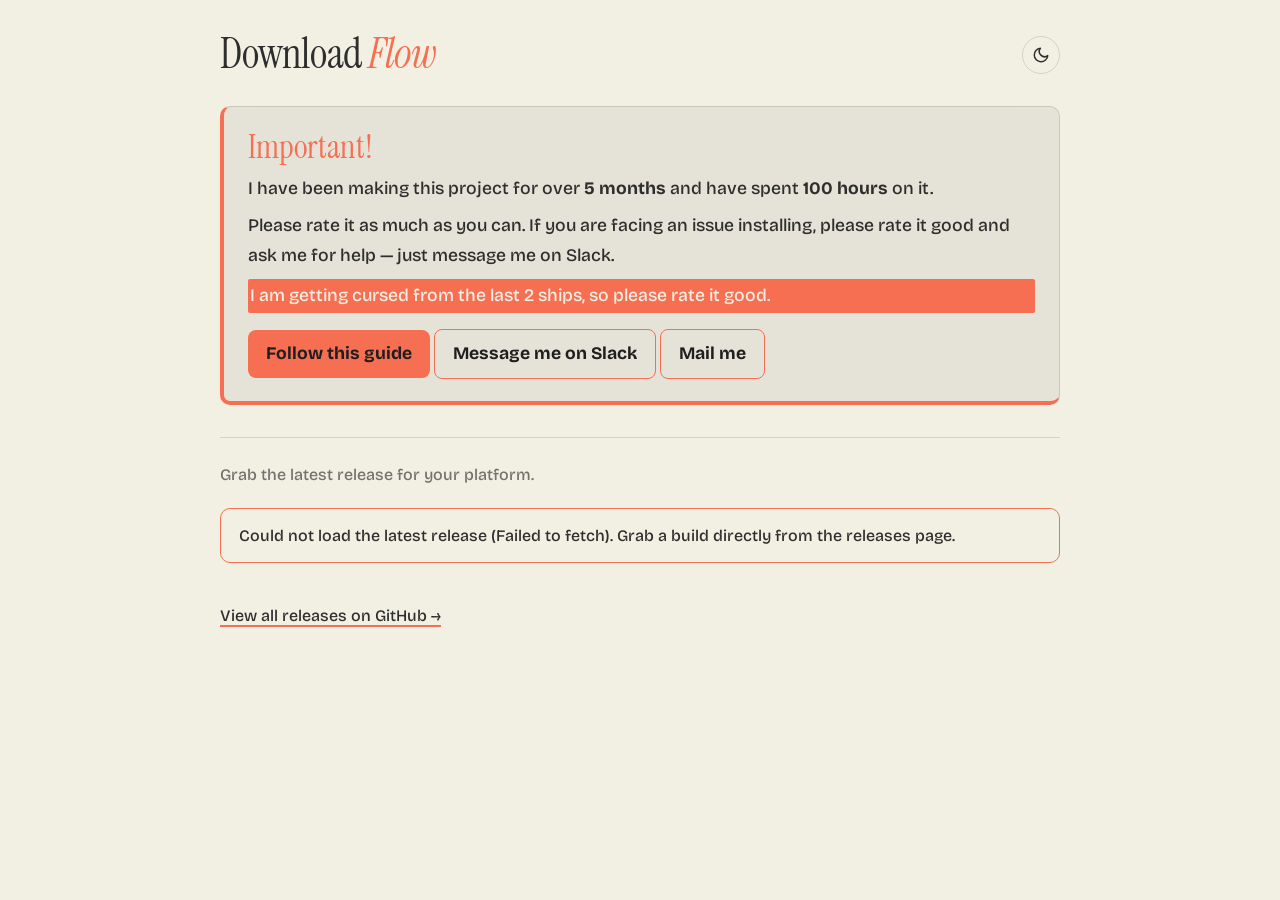
<file: download.html>
<!doctype html>
<html lang="en" data-theme="dark">
    <head>
        <meta charset="utf-8" />
        <meta name="viewport" content="width=device-width,initial-scale=1" />
        <title>Download Flow</title>

        <link rel="preconnect" href="https://fonts.googleapis.com" />
        <link rel="preconnect" href="https://fonts.gstatic.com" crossorigin />
        <link
            href="https://fonts.googleapis.com/css2?family=Bricolage+Grotesque:opsz,wght@12..96,400..700&family=Instrument+Serif:ital@0;1&display=swap"
            rel="stylesheet"
        />

        <script>
            (function () {
                var t = null;
                try {
                    t = localStorage.getItem("theme");
                } catch (e) {}
                if (t !== "light" && t !== "dark") {
                    t =
                        window.matchMedia &&
                        window.matchMedia("(prefers-color-scheme: light)")
                            .matches
                            ? "light"
                            : "dark";
                }
                document.documentElement.setAttribute("data-theme", t);
            })();
        </script>

        <style>
            :root {
                --coral: #f76f53;
                --sans:
                    "Bricolage Grotesque", -apple-system, BlinkMacSystemFont,
                    "Segoe UI", sans-serif;
                --serif: "Instrument Serif", Georgia, serif;
                --mono: ui-monospace, "SF Mono", Menlo, Consolas, monospace;
                --radius: 10px;
            }
            [data-theme="light"] {
                --paper: #f2f0e3;
                --ink: #2e2e2e;
                --muted: rgba(0, 0, 0, 0.05);
                --line: rgba(0, 0, 0, 0.12);
                --faint: rgba(46, 46, 46, 0.65);
                --icon-filter: brightness(0) opacity(0.8);
            }
            [data-theme="dark"] {
                --paper: #1f1f1f;
                --ink: #d1cfc0;
                --muted: rgba(255, 255, 255, 0.05);
                --line: rgba(255, 255, 255, 0.12);
                --faint: rgba(209, 207, 192, 0.65);
                --icon-filter: brightness(0) invert(0.62);
            }

            * {
                margin: 0;
                padding: 0;
                box-sizing: border-box;
            }
            html {
                color-scheme: light dark;
                scroll-behavior: smooth;
            }
            body {
                font-family: var(--sans);
                font-weight: 500;
                line-height: 1.6;
                max-width: 880px;
                margin: 0 auto;
                padding: 32px 20px 72px;
                background: var(--paper);
                color: var(--ink);
                min-height: 100vh;
                transition:
                    background-color 0.3s ease,
                    color 0.3s ease;
            }
            a {
                color: var(--ink);
                text-decoration: underline;
                text-decoration-color: var(--coral);
                text-underline-offset: 4px;
                text-decoration-thickness: 2px;
            }
            :focus-visible {
                outline: 2px solid var(--coral);
                outline-offset: 3px;
            }

            .topbar {
                display: flex;
                align-items: center;
                justify-content: space-between;
                margin-bottom: 28px;
            }
            h1 {
                font-family: var(--serif);
                font-weight: 400;
                font-size: 2.6em;
                line-height: 1.1;
                letter-spacing: -0.01em;
            }
            h1 em {
                color: var(--coral);
            }
            .theme-toggle {
                display: grid;
                place-items: center;
                width: 38px;
                height: 38px;
                border-radius: 50%;
                border: 1px solid var(--line);
                background: transparent;
                color: var(--ink);
                cursor: pointer;
                transition: background-color 0.2s ease;
            }
            .theme-toggle:hover {
                background: var(--muted);
            }
            .theme-toggle svg {
                width: 18px;
                height: 18px;
            }
            [data-theme="dark"] .moon,
            [data-theme="light"] .sun {
                display: none;
            }

            .notice {
                background: var(--muted);
                border: 1px solid var(--line);
                border-left: 4px solid var(--coral);
                border-bottom: 4px solid var(--coral);
                border-radius: var(--radius);
                padding: 22px 24px;
                font-size: 1.1em;
                line-height: 1.7;
            }
            .notice h2 {
                font-family: var(--serif);
                font-weight: 400;
                font-size: 1.9em;
                line-height: 1.1;
                margin-bottom: 8px;
                color: var(--coral);
            }
            .notice p + p {
                margin-top: 8px;
            }
            .notice strong {
                font-weight: 700;
            }
            .cta {
                display: inline-block;
                margin-top: 16px;
                padding: 9px 18px;
                border-radius: 8px;
                background: var(--coral);
                color: #1f1f1f;
                font-weight: 700;
                text-decoration: none;
                transition: opacity 0.2s ease;
            }
            .cta:hover {
                opacity: 0.88;
            }

            .cta-sec {
                display: inline-block;
                margin-top: 16px;
                padding: 9px 18px;
                border-radius: 8px;
                border: 1px solid var(--coral);
                background: transparent;
                color: #1f1f1f;
                font-weight: 700;
                text-decoration: none;
                transition: opacity 0.2s ease;
            }
            .cta-sec:hover {
                opacity: 0.88;
            }

            hr {
                border: 0;
                border-top: 1px solid var(--line);
                margin: 32px 0 24px;
            }
            .sub {
                color: var(--faint);
                margin-bottom: 20px;
            }

            .layout {
                display: grid;
                grid-template-columns: minmax(0, 1.25fr) minmax(0, 1fr);
                gap: 14px;
                align-items: stretch;
            }
            .layout[hidden],
            #status[hidden],
            .all[hidden] {
                display: none;
            }
            .primary {
                display: flex;
            }
            .primary > .card {
                flex: 1;
            }
            .others {
                display: grid;
                grid-template-columns: repeat(2, minmax(0, 1fr));
                grid-auto-rows: 1fr;
                gap: 14px;
            }

            .card {
                display: flex;
                flex-direction: column;
                background: var(--muted);
                border: 1px solid var(--line);
                border-radius: var(--radius);
                padding: 16px;
                transition: border-color 0.2s ease;
                will-change: transform;
            }
            .card:hover,
            .card.current {
                border-color: var(--coral);
            }
            @media (prefers-reduced-motion: no-preference) {
                .card:hover {
                    transform: perspective(900px) translate3d(0, -6px, 20px)
                        rotateX(2deg);
                    box-shadow:
                        -5px 5px 0 var(--coral),
                        -5px 5px 0 var(--coral);
                }
            }

            .card-head {
                display: flex;
                align-items: center;
                gap: 10px;
                margin-bottom: 4px;
            }
            .logo {
                width: 20px;
                height: 20px;
                flex: 0 0 auto;
                filter: var(--icon-filter);
            }
            .name {
                font-weight: 600;
            }
            .tag {
                margin-left: auto;
                font-size: 0.75em;
                color: var(--coral);
                white-space: nowrap;
            }
            .file {
                font-family: var(--mono);
                font-size: 0.75em;
                color: var(--faint);
                word-break: break-all;
                margin-bottom: 8px;
            }
            .meta {
                font-size: 0.8em;
                color: var(--faint);
                margin-bottom: 14px;
            }
            .btn {
                display: block;
                text-align: center;
                text-decoration: none;
                margin-top: auto;
                padding: 8px 14px;
                border-radius: 8px;
                background: var(--coral);
                color: #1f1f1f;
                font-weight: 700;
                transition: opacity 0.2s ease;
            }
            .btn:hover {
                opacity: 0.88;
            }
            .btn.secondary {
                background: transparent;
                border: 1px solid var(--line);
                color: var(--ink);
            }
            .btn.secondary:hover {
                opacity: 1;
                border-color: var(--coral);
            }

            .card.lg {
                padding: 28px;
            }
            .card.lg .logo {
                width: 40px;
                height: 40px;
            }
            .card.lg .card-head {
                gap: 14px;
                margin-bottom: 12px;
            }
            .card.lg .name {
                font-family: var(--serif);
                font-weight: 400;
                font-size: 2em;
                line-height: 1.1;
            }
            .card.lg .file {
                font-size: 0.85em;
                margin-bottom: 10px;
            }
            .card.lg .meta {
                font-size: 0.9em;
                margin-bottom: 24px;
            }
            .card.lg .btn {
                padding: 13px;
                font-size: 1.05em;
            }

            .source {
                grid-column: 1 / -1;
            }
            .src-links {
                display: flex;
                gap: 8px;
                margin-top: auto;
            }
            .src-links .btn {
                flex: 1;
                margin-top: 0;
            }

            .all {
                display: inline-block;
                margin-top: 24px;
            }

            #status {
                color: var(--faint);
                margin: 16px 0;
            }
            #status.error {
                color: var(--ink);
                border: 1px solid var(--coral);
                border-radius: var(--radius);
                padding: 14px 18px;
            }

            @media (prefers-reduced-motion: reduce) {
                * {
                    transition: none !important;
                }
            }
            @media (max-width: 720px) {
                .layout {
                    grid-template-columns: 1fr;
                }
            }
            @media (max-width: 460px) {
                .others {
                    grid-template-columns: 1fr;
                }
                .source {
                    grid-column: auto;
                }
                .notice {
                    padding: 18px;
                }
            }
            #imp {
                background-color: var(--coral);
                border-radius: 2px;
                color: var(--paper) !important;
                padding: 2px;
            }
        </style>
    </head>
    <body>
        <div class="topbar">
            <h1>Download <em>Flow</em></h1>
            <button
                class="theme-toggle"
                id="themeToggle"
                type="button"
                aria-label="Toggle light and dark theme"
                title="Toggle theme"
            >
                <svg
                    class="sun"
                    viewBox="0 0 24 24"
                    fill="none"
                    stroke="currentColor"
                    stroke-width="2"
                    stroke-linecap="round"
                    stroke-linejoin="round"
                    aria-hidden="true"
                >
                    <circle cx="12" cy="12" r="4" />
                    <path
                        d="M12 2v2M12 20v2M4.93 4.93l1.41 1.41M17.66 17.66l1.41 1.41M2 12h2M20 12h2M4.93 19.07l1.41-1.41M17.66 6.34l1.41-1.41"
                    />
                </svg>
                <svg
                    class="moon"
                    viewBox="0 0 24 24"
                    fill="none"
                    stroke="currentColor"
                    stroke-width="2"
                    stroke-linecap="round"
                    stroke-linejoin="round"
                    aria-hidden="true"
                >
                    <path d="M21 12.8A9 9 0 1 1 11.2 3a7 7 0 0 0 9.8 9.8z" />
                </svg>
            </button>
        </div>

        <aside class="notice" role="note" aria-label="Important message">
            <h2>Important!</h2>
            <p>
                I have been making this project for over
                <strong>5 months</strong> and have spent
                <strong>100 hours</strong> on it.
            </p>
            <p>
                Please rate it as much as you can. If you are facing an issue
                installing, please rate it good and ask me for help — just
                message me on Slack.
            </p>
            <p id="imp">
                I am getting cursed from the last 2 ships, so please rate it
                good.
            </p>
            <a
                class="cta"
                href="https://flow-twinx.pages.dev/install-guide"
                target="_blank"
                rel="noopener"
                >Follow this guide</a
            >

            <a
                class="cta-sec"
                href="https://app.slack.com/client/E09V59WQY1E/C0C9748QM7S"
                target="_blank"
                rel="noopener"
                >Message me on Slack</a
            >
            <a
                class="cta-sec"
                href="Mailto:twinzler@proton.me"
                target="_blank"
                rel="noopener"
                >Mail me</a
            >
        </aside>

        <hr />

        <p class="sub" id="tagline">
            Grab the latest release for your platform.
        </p>

        <div id="status" role="status">Loading latest release…</div>
        <div class="layout" id="layout" hidden>
            <div class="primary" id="primary"></div>
            <div class="others" id="others"></div>
        </div>

        <a
            class="all"
            id="all"
            href="https://github.com/Flow-twinx/Flow/releases/latest"
            hidden
        >
            View all releases on GitHub →
        </a>

        <script>
            (function () {
                const root = document.documentElement;
                const btn = document.getElementById("themeToggle");
                const mq = window.matchMedia("(prefers-color-scheme: light)");

                function stored() {
                    try {
                        return localStorage.getItem("theme");
                    } catch (e) {
                        return null;
                    }
                }
                btn.addEventListener("click", () => {
                    const next =
                        root.getAttribute("data-theme") === "dark"
                            ? "light"
                            : "dark";
                    root.setAttribute("data-theme", next);
                    try {
                        localStorage.setItem("theme", next);
                    } catch (e) {}
                });
                mq.addEventListener("change", (e) => {
                    if (!stored())
                        root.setAttribute(
                            "data-theme",
                            e.matches ? "light" : "dark",
                        );
                });
            })();

            const REPO = "Flow-twinx/Flow";
            const API = `https://api.github.com/repos/${REPO}/releases/latest`;
            const CACHE_KEY = "flow-latest-release";
            const CACHE_MS = 10 * 60 * 1000;

            const ICONS = {
                linux: "https://thesvg.org/icons/linux/default.svg",
                macos: "https://thesvg.org/icons/apple/default.svg",
                windows: "https://thesvg.org/icons/windows/default.svg",
                source: "https://thesvg.org/icons/open-source-initiative/default.svg",
                unknown:
                    "data:image/svg+xml;utf8," +
                    encodeURIComponent(
                        '<svg xmlns="http://www.w3.org/2000/svg" viewBox="0 0 24 24" fill="#000"><path d="M12 2a10 10 0 1 0 0 20 10 10 0 0 0 0-20zm1 15h-2v-2h2v2zm1.8-6.7l-.9.9c-.7.7-1 1.2-1 2.3h-2v-.5c0-.8.3-1.6 1-2.3l1.2-1.3c.4-.3.6-.8.6-1.3 0-1.1-.9-2-2-2s-2 .9-2 2H8.7A3.3 3.3 0 0 1 12 5a3.3 3.3 0 0 1 3.3 3.2c0 .8-.3 1.5-.8 2.1z"/></svg>',
                    ),
            };

            const LABELS = {
                linux: "Linux (x86_64)",
                macos: "macOS (arm64)",
                windows: "Windows (x86_64)",
                unknown: "Other",
                source: "Source code",
            };

            function platformOf(name) {
                const n = name.toLowerCase();
                if (n.includes("windows") || n.endsWith(".exe"))
                    return "windows";
                if (
                    n.includes("macos") ||
                    n.includes("darwin") ||
                    n.includes("mac")
                )
                    return "macos";
                if (n.includes("linux")) return "linux";
                return "unknown";
            }

            function currentPlatform() {
                const ua = navigator.userAgent.toLowerCase();
                if (ua.includes("mac")) return "macos";
                if (ua.includes("windows") || ua.includes("win32"))
                    return "windows";
                if (ua.includes("linux") || ua.includes("x11")) return "linux";
                return null;
            }

            function humanSize(bytes) {
                if (!bytes) return "";
                const units = ["B", "KB", "MB", "GB"];
                let i = 0;
                while (bytes >= 1024 && i < units.length - 1) {
                    bytes /= 1024;
                    i++;
                }
                return `${bytes.toFixed(i ? 1 : 0)} ${units[i]}`;
            }

            function esc(s) {
                return String(s).replace(
                    /[&<>"']/g,
                    (c) =>
                        ({
                            "&": "&amp;",
                            "<": "&lt;",
                            ">": "&gt;",
                            '"': "&quot;",
                            "'": "&#39;",
                        })[c],
                );
            }

            function metaOf(asset) {
                return [
                    asset.size ? humanSize(asset.size) : null,
                    asset.download_count
                        ? `${asset.download_count.toLocaleString()} downloads`
                        : null,
                ]
                    .filter(Boolean)
                    .join(" · ");
            }

            function iconFor(platform) {
                return `<img class="logo" src="${ICONS[platform]}" alt="" aria-hidden="true" />`;
            }

            function card(asset, current, large) {
                const platform = platformOf(asset.name);
                const isCurrent = platform === current;
                const el = document.createElement("div");
                el.className =
                    "card" +
                    (large ? " lg" : "") +
                    (isCurrent ? " current" : "");

                const label = large
                    ? `Download for ${LABELS[platform].split(" ")[0]}`
                    : "Download";
                el.innerHTML = `
                    <div class="card-head">
                        ${iconFor(platform)}
                        <span class="name">${LABELS[platform]}</span>
                        ${isCurrent && !large ? '<span class="tag">your os</span>' : ""}
                    </div>
                    <div class="file">${esc(asset.name)}</div>
                    <div class="meta">${esc(metaOf(asset))}</div>
                    <a class="btn" href="${esc(asset.browser_download_url)}">${label}</a>
                `;
                return el;
            }

            function sourceCard(release) {
                const el = document.createElement("div");
                el.className = "card source";
                const links = [
                    release.zipball_url
                        ? `<a class="btn secondary" href="${esc(release.zipball_url)}">.zip</a>`
                        : "",
                    release.tarball_url
                        ? `<a class="btn secondary" href="${esc(release.tarball_url)}">.tar.gz</a>`
                        : "",
                ].join("");
                el.innerHTML = `
                    <div class="card-head">
                        ${iconFor("source")}
                        <span class="name">${LABELS.source}</span>
                    </div>
                    <div class="meta">${esc(release.tag_name || "")}</div>
                    <div class="src-links">${links}</div>
                `;
                return el;
            }

            function render(release) {
                const primary = document.getElementById("primary");
                const others = document.getElementById("others");
                const current = currentPlatform();

                const assets = (release.assets || []).filter(
                    (a) => a.state === "uploaded",
                );
                if (!assets.length) throw new Error("No release assets found.");

                let i = assets.findIndex((a) => platformOf(a.name) === current);
                if (i < 0) i = 0;

                primary.replaceChildren(card(assets[i], current, true));
                others.replaceChildren(
                    ...assets
                        .filter((_, j) => j !== i)
                        .map((a) => card(a, current, false)),
                    sourceCard(release),
                );

                if (release.tag_name) {
                    document.getElementById("tagline").textContent =
                        `Latest release ${release.tag_name} — pick your platform.`;
                }
                document.getElementById("status").hidden = true;
                document.getElementById("layout").hidden = false;
                document.getElementById("all").hidden = false;
            }

            function fallback(message) {
                const status = document.getElementById("status");
                status.hidden = false;
                status.classList.add("error");
                status.textContent = `${message} Grab a build directly from the releases page.`;
                document.getElementById("all").hidden = false;
            }

            async function loadRelease() {
                try {
                    const raw = sessionStorage.getItem(CACHE_KEY);
                    if (raw) {
                        const { t, data } = JSON.parse(raw);
                        if (Date.now() - t < CACHE_MS) return data;
                    }
                } catch (e) {}

                const res = await fetch(API, {
                    headers: { Accept: "application/vnd.github+json" },
                });
                if (!res.ok) throw new Error(`GitHub responded ${res.status}`);
                const data = await res.json();

                try {
                    sessionStorage.setItem(
                        CACHE_KEY,
                        JSON.stringify({ t: Date.now(), data }),
                    );
                } catch (e) {}
                return data;
            }

            (async () => {
                try {
                    render(await loadRelease());
                } catch (err) {
                    fallback(
                        `Could not load the latest release (${err.message}).`,
                    );
                }
            })();
        </script>
    </body>
</html>
</file>
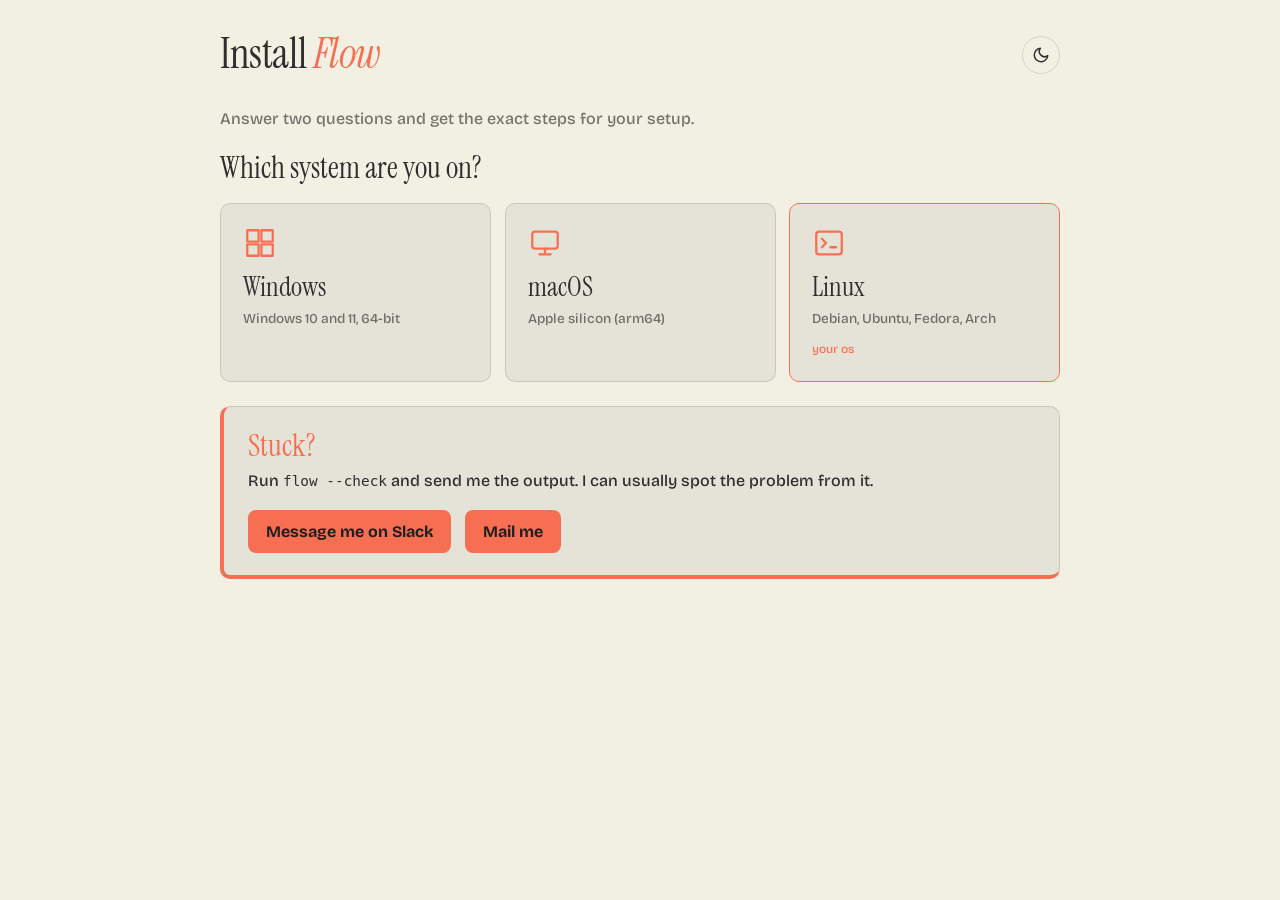
<file: install-guide.html>
<!doctype html>
<html lang="en" data-theme="dark">
    <head>
        <meta charset="utf-8" />
        <meta name="viewport" content="width=device-width,initial-scale=1" />
        <title>Install Flow</title>
        <link rel="preconnect" href="https://fonts.googleapis.com" />
        <link rel="preconnect" href="https://fonts.gstatic.com" crossorigin />
        <link
            href="https://fonts.googleapis.com/css2?family=Bricolage+Grotesque:opsz,wght@12..96,400..700&family=Instrument+Serif:ital@0;1&display=swap"
            rel="stylesheet"
        />
        <script>
            (function () {
                var t = null;
                try {
                    t = localStorage.getItem("theme");
                } catch (e) {}
                if (t !== "light" && t !== "dark") {
                    t =
                        window.matchMedia &&
                        window.matchMedia("(prefers-color-scheme: light)")
                            .matches
                            ? "light"
                            : "dark";
                }
                document.documentElement.setAttribute("data-theme", t);
            })();
        </script>
        <style>
            :root {
                --coral: #f76f53;
                --sans:
                    "Bricolage Grotesque", -apple-system, BlinkMacSystemFont,
                    "Segoe UI", sans-serif;
                --serif: "Instrument Serif", Georgia, serif;
                --mono: ui-monospace, "SF Mono", Menlo, Consolas, monospace;
                --radius: 10px;
            }
            [data-theme="light"] {
                --paper: #f2f0e3;
                --ink: #2e2e2e;
                --muted: rgba(0, 0, 0, 0.05);
                --line: rgba(0, 0, 0, 0.12);
                --faint: rgba(46, 46, 46, 0.65);
                --code: rgba(0, 0, 0, 0.07);
            }
            [data-theme="dark"] {
                --paper: #1f1f1f;
                --ink: #d1cfc0;
                --muted: rgba(255, 255, 255, 0.05);
                --line: rgba(255, 255, 255, 0.12);
                --faint: rgba(209, 207, 192, 0.65);
                --code: rgba(0, 0, 0, 0.35);
            }
            * {
                margin: 0;
                padding: 0;
                box-sizing: border-box;
            }
            html {
                color-scheme: light dark;
                scroll-behavior: smooth;
            }
            body {
                font-family: var(--sans);
                font-weight: 500;
                line-height: 1.6;
                max-width: 880px;
                margin: 0 auto;
                padding: 32px 20px 72px;
                background: var(--paper);
                color: var(--ink);
                min-height: 100vh;
                transition:
                    background-color 0.3s ease,
                    color 0.3s ease;
            }
            a {
                color: var(--ink);
                text-decoration: underline;
                text-decoration-color: var(--coral);
                text-underline-offset: 4px;
                text-decoration-thickness: 2px;
            }
            :focus-visible {
                outline: 2px solid var(--coral);
                outline-offset: 3px;
            }
            .topbar {
                display: flex;
                align-items: center;
                justify-content: space-between;
                margin-bottom: 28px;
            }
            h1 {
                font-family: var(--serif);
                font-weight: 400;
                font-size: 2.6em;
                line-height: 1.1;
                letter-spacing: -0.01em;
            }
            h1 em {
                color: var(--coral);
            }
            .theme-toggle {
                display: grid;
                place-items: center;
                width: 38px;
                height: 38px;
                border-radius: 50%;
                border: 1px solid var(--line);
                background: transparent;
                color: var(--ink);
                cursor: pointer;
                transition: background-color 0.2s ease;
            }
            .theme-toggle:hover {
                background: var(--muted);
            }
            .theme-toggle svg {
                width: 18px;
                height: 18px;
            }
            [data-theme="dark"] .moon,
            [data-theme="light"] .sun {
                display: none;
            }
            .sub {
                color: var(--faint);
                margin-bottom: 20px;
            }
            .crumbs {
                display: flex;
                flex-wrap: wrap;
                gap: 8px;
                margin-bottom: 22px;
            }
            .crumb {
                font: inherit;
                font-size: 0.85em;
                padding: 5px 12px;
                border-radius: 99px;
                border: 1px solid var(--line);
                background: var(--muted);
                color: var(--ink);
                cursor: pointer;
            }
            .crumb:hover {
                border-color: var(--coral);
            }
            h2 {
                font-family: var(--serif);
                font-weight: 400;
                font-size: 1.9em;
                line-height: 1.1;
                margin-bottom: 6px;
            }
            .pick {
                display: grid;
                grid-template-columns: repeat(3, minmax(0, 1fr));
                gap: 14px;
                margin-top: 18px;
            }
            .card {
                display: flex;
                flex-direction: column;
                align-items: flex-start;
                text-align: left;
                font: inherit;
                color: inherit;
                background: var(--muted);
                border: 1px solid var(--line);
                border-radius: var(--radius);
                padding: 22px;
                cursor: pointer;
                transition: border-color 0.2s ease;
                will-change: transform;
            }
            .card:hover,
            .card.current {
                border-color: var(--coral);
            }
            @media (prefers-reduced-motion: no-preference) {
                .card:hover {
                    transform: perspective(900px) translate3d(0, -6px, 20px)
                        rotateX(2deg);
                    box-shadow: -5px 5px 0 var(--coral);
                }
            }
            .card svg {
                width: 34px;
                height: 34px;
                margin-bottom: 12px;
                stroke: var(--coral);
                fill: none;
                stroke-width: 1.6;
                stroke-linecap: round;
                stroke-linejoin: round;
            }
            .card .name {
                font-family: var(--serif);
                font-weight: 400;
                font-size: 1.7em;
                line-height: 1.1;
            }
            .card .meta {
                font-size: 0.85em;
                color: var(--faint);
                margin-top: 6px;
            }
            .card .tag {
                font-size: 0.75em;
                color: var(--coral);
                margin-top: 10px;
            }
            .bar {
                height: 6px;
                border-radius: 99px;
                background: var(--muted);
                border: 1px solid var(--line);
                margin: 16px 0 20px;
                overflow: hidden;
            }
            .bar i {
                display: block;
                height: 100%;
                width: 0;
                background: var(--coral);
                transition: width 0.3s ease;
            }
            .step {
                display: flex;
                gap: 14px;
                background: var(--muted);
                border: 1px solid var(--line);
                border-radius: var(--radius);
                padding: 18px;
                margin-bottom: 12px;
                transition:
                    border-color 0.2s ease,
                    opacity 0.2s ease;
            }
            .step.done {
                opacity: 0.55;
                border-color: var(--coral);
            }
            .step input {
                accent-color: var(--coral);
                width: 20px;
                height: 20px;
                margin-top: 4px;
                flex: 0 0 auto;
                cursor: pointer;
            }
            .step .body {
                min-width: 0;
                flex: 1;
            }
            .step h3 {
                font-weight: 600;
                font-size: 1.1em;
                line-height: 1.3;
            }
            .step p {
                color: var(--faint);
                font-size: 0.95em;
                margin-top: 4px;
            }
            .tip {
                font-size: 0.9em;
                margin-top: 10px;
                padding-left: 12px;
                border-left: 3px solid var(--coral);
            }
            .code {
                position: relative;
                margin-top: 10px;
                background: var(--code);
                border: 1px solid var(--line);
                border-radius: 8px;
            }
            .code pre {
                font-family: var(--mono);
                font-size: 0.82em;
                line-height: 1.7;
                padding: 12px 74px 12px 14px;
                overflow-x: auto;
                white-space: pre;
            }
            .copy {
                position: absolute;
                top: 8px;
                right: 8px;
                font: inherit;
                font-size: 0.75em;
                font-weight: 700;
                padding: 3px 10px;
                border-radius: 6px;
                border: 0;
                background: var(--coral);
                color: #1f1f1f;
                cursor: pointer;
            }
            .copy:hover {
                opacity: 0.88;
            }
            .notice {
                background: var(--muted);
                border: 1px solid var(--line);
                border-left: 4px solid var(--coral);
                border-bottom: 4px solid var(--coral);
                border-radius: var(--radius);
                padding: 22px 24px;
                margin-top: 24px;
            }
            .notice h2 {
                color: var(--coral);
            }
            .notice p {
                margin-top: 6px;
            }
            .notice ul {
                margin: 8px 0 0 20px;
            }
            .notice code {
                font-family: var(--mono);
                font-size: 0.9em;
            }
            .cta {
                display: inline-block;
                margin: 16px 10px 0 0;
                padding: 9px 18px;
                border-radius: 8px;
                background: var(--coral);
                color: #1f1f1f;
                font-weight: 700;
                text-decoration: none;
            }
            .cta:hover {
                opacity: 0.88;
            }
            [hidden] {
                display: none !important;
            }
            @media (max-width: 720px) {
                .pick {
                    grid-template-columns: 1fr;
                }
            }
            @media (prefers-reduced-motion: reduce) {
                * {
                    transition: none !important;
                }
            }
        </style>
    </head>
    <body>
        <div class="topbar">
            <h1>Install <em>Flow</em></h1>
            <button
                class="theme-toggle"
                id="themeToggle"
                type="button"
                aria-label="Toggle light and dark theme"
                title="Toggle theme"
            >
                <svg
                    class="sun"
                    viewBox="0 0 24 24"
                    fill="none"
                    stroke="currentColor"
                    stroke-width="2"
                    stroke-linecap="round"
                    stroke-linejoin="round"
                    aria-hidden="true"
                >
                    <circle cx="12" cy="12" r="4" />
                    <path
                        d="M12 2v2M12 20v2M4.93 4.93l1.41 1.41M17.66 17.66l1.41 1.41M2 12h2M20 12h2M4.93 19.07l1.41-1.41M17.66 6.34l1.41-1.41"
                    />
                </svg>
                <svg
                    class="moon"
                    viewBox="0 0 24 24"
                    fill="none"
                    stroke="currentColor"
                    stroke-width="2"
                    stroke-linecap="round"
                    stroke-linejoin="round"
                    aria-hidden="true"
                >
                    <path d="M21 12.8A9 9 0 1 1 11.2 3a7 7 0 0 0 9.8 9.8z" />
                </svg>
            </button>
        </div>

        <p class="sub" id="tagline">
            Answer two questions and get the exact steps for your setup.
        </p>
        <div class="crumbs" id="crumbs" hidden></div>
        <main id="stage"></main>

        <aside class="notice" role="note" aria-label="Help">
            <h2>Stuck?</h2>
            <p>
                Run <code>flow --check</code> and send me the output. I can
                usually spot the problem from it.
            </p>
            <a
                class="cta"
                href="https://app.slack.com/client/E09V59WQY1E/C0C9748QM7S"
                target="_blank"
                rel="noopener"
                >Message me on Slack</a
            >
            <a class="cta" href="mailto:twinzler@proton.me">Mail me</a>
        </aside>

        <script>
            (function () {
                const root = document.documentElement;
                document
                    .getElementById("themeToggle")
                    .addEventListener("click", () => {
                        const next =
                            root.getAttribute("data-theme") === "dark"
                                ? "light"
                                : "dark";
                        root.setAttribute("data-theme", next);
                        try {
                            localStorage.setItem("theme", next);
                        } catch (e) {}
                    });
            })();

            const svg = (p) =>
                `<svg viewBox="0 0 24 24" aria-hidden="true">${p}</svg>`;
            const ICON = {
                windows: svg(
                    '<rect x="3" y="3" width="8" height="8"/><rect x="13" y="3" width="8" height="8"/><rect x="3" y="13" width="8" height="8"/><rect x="13" y="13" width="8" height="8"/>',
                ),
                macos: svg(
                    '<rect x="3" y="4" width="18" height="12" rx="2"/><path d="M8 20h8M12 16v4"/>',
                ),
                linux: svg(
                    '<rect x="3" y="4" width="18" height="16" rx="2"/><path d="M7 9l3 3-3 3M13 15h4"/>',
                ),
                binary: svg('<path d="M12 3v12M7 10l5 5 5-5M4 20h16"/>'),
                pypi: svg(
                    '<path d="M12 2l9 5v10l-9 5-9-5V7z"/><path d="M3 7l9 5 9-5M12 12v10"/>',
                ),
                manual: svg(
                    '<circle cx="6" cy="5" r="2"/><circle cx="6" cy="19" r="2"/><circle cx="18" cy="9" r="2"/><path d="M6 7v10M18 11c0 4-6 3-12 6"/>',
                ),
            };

            const OS = {
                windows: {
                    name: "Windows",
                    meta: "Windows 10 and 11, 64-bit",
                    py: "py --version",
                },
                macos: {
                    name: "macOS",
                    meta: "Apple silicon (arm64)",
                    py: "python3 --version",
                },
                linux: {
                    name: "Linux",
                    meta: "Debian, Ubuntu, Fedora, Arch",
                    py: "python3 --version",
                },
            };
            const METHOD = {
                binary: {
                    name: "Binary",
                    meta: "Fastest. Download a ready-made build, no Python setup.",
                    tag: "recommended",
                },
                pypi: {
                    name: "PyPI",
                    meta: "One pip command. Easy to update later.",
                    tag: "",
                },
                manual: {
                    name: "Manual",
                    meta: "Clone the repo with git. Best for hacking on Flow.",
                    tag: "",
                },
            };

            function detectOS() {
                const ua = navigator.userAgent.toLowerCase();
                if (ua.includes("windows")) return "windows";
                if (ua.includes("mac")) return "macos";
                if (ua.includes("linux") || ua.includes("x11")) return "linux";
                return null;
            }

            function vlcStep(os) {
                const s = {
                    t: "Install VLC",
                    d: "Flow plays audio through libvlc, so VLC must be installed before Flow starts. Flow finds a standard install on its own.",
                };
                if (os === "linux")
                    s.code = [
                        ["sudo apt install vlc        # Debian / Ubuntu"],
                        ["sudo dnf install vlc        # Fedora"],
                        ["sudo pacman -S vlc          # Arch"],
                    ];
                if (os === "macos") {
                    s.code = ["brew install --cask vlc"];
                    s.tip =
                        "Keep VLC somewhere other than /Applications? Run this before starting Flow:";
                    s.code2 = [
                        'export VLC_PLUGIN_PATH="/path/to/VLC.app/Contents/MacOS/plugins"',
                    ];
                }
                if (os === "windows") {
                    s.link = [
                        "https://www.videolan.org/vlc/",
                        "Download the official VLC installer",
                    ];
                    s.tip =
                        "Prefer no installer? Use the portable 64-bit zip, then point Flow at it in PowerShell before each launch:";
                    s.code = [
                        "https://get.videolan.org/vlc/3.0.21/win64/vlc-3.0.21-win64.zip",
                    ];
                    s.code2 = [
                        '$env:PYTHON_VLC_LIB_PATH = "C:\\path\\to\\vlc\\libvlc.dll"',
                        '$env:VLC_PLUGIN_PATH = "C:\\path\\to\\vlc\\plugins"',
                    ];
                }
                return s;
            }
            const pythonStep = (os) => ({
                t: "Check for Python 3.14 or newer",
                d: "Flow needs Python 3.14+. If the version printed is older, install a newer Python from python.org first.",
                code: [OS[os].py],
            });
            const ffmpegStep = (os) => ({
                t: "Install ffmpeg (optional)",
                d: "Only needed to download in opus, m4a or mp3. Without it, downloads fall back to webm. Skip this if webm is fine.",
                code: [
                    os === "linux"
                        ? "sudo apt install ffmpeg"
                        : os === "macos"
                          ? "brew install ffmpeg"
                          : "winget install ffmpeg",
                ],
            });
            const verifyStep = () => ({
                t: "Verify the install",
                d: "Prints a table of core dependencies (ffmpeg, vlc, yt-dlp, psutil, flask, numpy, sounddevice, ytmusicapi) with pass or fail.",
                code: ["flow --check"],
            });

            function build(os, m) {
                const out = [vlcStep(os)];
                if (m !== "binary") out.unshift(pythonStep(os));
                out.push(ffmpegStep(os));
                if (m === "pypi") {
                    out.push({
                        t: "Install Flow from PyPI",
                        d: "Installs the package and its Python dependencies.",
                        code: ["pip install flow-twinx"],
                    });
                    out.push({
                        t: "Start Flow",
                        d: "Opens the interactive shell.",
                        code: ["flow"],
                    });
                }
                if (m === "manual") {
                    out.push({
                        t: "Install git",
                        d: "Needed to clone the repo, and later by the plugin system to clone plugins.",
                        code: [
                            os === "linux"
                                ? "sudo apt install git"
                                : os === "macos"
                                  ? "brew install git"
                                  : "winget install Git.Git",
                        ],
                    });
                    out.push({
                        t: "Clone the repository",
                        d: "Downloads the source into a Flow folder.",
                        code: [
                            "git clone https://github.com/Twinx015/Flow.git",
                            "cd Flow",
                        ],
                    });
                    out.push({
                        t: "Install dependencies",
                        d: "uv is the quickest. Use pip if you don't have it.",
                        code: ["uv sync            # or: pip install ."],
                    });
                    out.push({
                        t: "Start Flow",
                        d: "Runs Flow from the project folder.",
                        code: ["uv run flow        # or: flow"],
                    });
                }
                if (m === "binary") {
                    const file =
                        os === "windows"
                            ? "the Windows .exe"
                            : os === "macos"
                              ? "the macOS build"
                              : "the Linux build";
                    out.push({
                        t: "Download the latest build",
                        d: `Open the latest release and download ${file}. The download page also highlights the right file for your system.`,
                        link: [
                            "https://github.com/Flow-twinx/Flow/releases/latest",
                            "Open the latest release",
                        ],
                    });
                    if (os === "windows")
                        out.push({
                            t: "Allow it to run",
                            d: "If SmartScreen warns you, choose More info, then Run anyway. Then start Flow from PowerShell in the folder you saved it in.",
                            code: [".\\flow.exe"],
                        });
                    else
                        out.push({
                            t: "Make it executable and run it",
                            d: "Run these in the folder you downloaded to. Replace the file name with the one you downloaded.",
                            code: ["chmod +x ./flow", "./flow"],
                            tip:
                                os === "macos"
                                    ? "If macOS blocks it as an unidentified developer, clear the quarantine flag and run it again:"
                                    : "",
                            code2:
                                os === "macos"
                                    ? ["xattr -d com.apple.quarantine ./flow"]
                                    : null,
                        });
                }
                out.push(verifyStep());
                return out;
            }

            const esc = (s) =>
                String(s).replace(
                    /[&<>"']/g,
                    (c) =>
                        ({
                            "&": "&amp;",
                            "<": "&lt;",
                            ">": "&gt;",
                            '"': "&quot;",
                            "'": "&#39;",
                        })[c],
                );
            const codeBlock = (lines) =>
                `<div class="code"><pre>${esc(lines.join("\n"))}</pre><button class="copy" type="button" data-copy="${esc(lines.map((l) => l.replace(/\s+#.*$/, "")).join("\n"))}">Copy</button></div>`;
            const codeBlocks = (code) =>
                (Array.isArray(code[0]) ? code : [code])
                    .map(codeBlock)
                    .join("");

            const state = { os: null, method: null };
            const stage = document.getElementById("stage");
            const crumbs = document.getElementById("crumbs");
            const tagline = document.getElementById("tagline");

            function pickCards(map, kind, current) {
                return `<div class="pick">${Object.keys(map)
                    .map(
                        (k) => `
    <button class="card ${k === current ? "current" : ""}" type="button" data-${kind}="${k}">
      ${ICON[k]}<span class="name">${map[k].name}</span><span class="meta">${map[k].meta}</span>
      ${kind === "os" && k === detectOS() ? '<span class="tag">your os</span>' : ""}${kind === "method" && map[k].tag ? `<span class="tag">${map[k].tag}</span>` : ""}
    </button>`,
                    )
                    .join("")}</div>`;
            }

            function render() {
                crumbs.hidden = !state.os;
                crumbs.innerHTML = "";
                if (state.os)
                    crumbs.innerHTML += `<button class="crumb" data-back="os" type="button">${OS[state.os].name} ✎</button>`;
                if (state.method)
                    crumbs.innerHTML += `<button class="crumb" data-back="method" type="button">${METHOD[state.method].name} ✎</button>`;

                if (!state.os) {
                    tagline.textContent =
                        "Answer two questions and get the exact steps for your setup.";
                    stage.innerHTML = `<h2>Which system are you on?</h2>${pickCards(OS, "os", detectOS())}`;
                } else if (!state.method) {
                    tagline.textContent = `Installing on ${OS[state.os].name}.`;
                    stage.innerHTML = `<h2>How do you want to install it?</h2>${pickCards(METHOD, "method", "binary")}`;
                } else {
                    tagline.textContent = `${METHOD[state.method].name} install on ${OS[state.os].name}. Tick each step as you finish it.`;
                    const steps = build(state.os, state.method);
                    stage.innerHTML =
                        `<div class="bar"><i id="fill"></i></div>` +
                        steps
                            .map(
                                (s, i) => `
      <div class="step"><input type="checkbox" id="s${i}" aria-label="Mark step done" />
        <div class="body"><label for="s${i}"><h3>${esc(s.t)}</h3></label><p>${esc(s.d)}</p>
        ${s.link ? `<p><a href="${esc(s.link[0])}" target="_blank" rel="noopener">${esc(s.link[1])}</a></p>` : ""}
        ${s.code ? codeBlocks(s.code) : ""}${s.tip ? `<p class="tip">${esc(s.tip)}</p>` : ""}${s.code2 ? codeBlocks(s.code2) : ""}
        </div></div>`,
                            )
                            .join("") +
                        `
      <div class="notice" id="done" hidden><h2>Flow is installed.</h2>
        <p>Pick the interface you like:</p>
        <ul><li><code>flow</code> interactive CLI shell</li><li><code>flow-min</code> plain CLI for scripts, ssh and agents</li><li><code>flow-tui</code> full-screen TUI</li><li><code>flow-web</code> web GUI</li></ul></div>`;
                    const boxes = [...stage.querySelectorAll(".step input")];
                    boxes.forEach((b) =>
                        b.addEventListener("change", () => {
                            b.closest(".step").classList.toggle(
                                "done",
                                b.checked,
                            );
                            const n = boxes.filter((x) => x.checked).length;
                            document.getElementById("fill").style.width =
                                (n / boxes.length) * 100 + "%";
                            document.getElementById("done").hidden =
                                n !== boxes.length;
                        }),
                    );
                }
            }

            document.addEventListener("click", (e) => {
                const t = e.target.closest(
                    "[data-os],[data-method],[data-back],[data-copy]",
                );
                if (!t) return;
                if (t.dataset.os) {
                    state.os = t.dataset.os;
                    state.method = null;
                    render();
                } else if (t.dataset.method) {
                    state.method = t.dataset.method;
                    render();
                } else if (t.dataset.back === "os") {
                    state.os = null;
                    state.method = null;
                    render();
                } else if (t.dataset.back === "method") {
                    state.method = null;
                    render();
                } else if (t.dataset.copy !== undefined) {
                    const done = () => {
                        t.textContent = "Copied";
                        setTimeout(() => (t.textContent = "Copy"), 1500);
                    };
                    try {
                        navigator.clipboard
                            .writeText(t.dataset.copy)
                            .then(done, () => (t.textContent = "Press Ctrl+C"));
                    } catch (err) {
                        t.textContent = "Press Ctrl+C";
                    }
                }
            });

            render();
        </script>
    </body>
</html>
</file>
